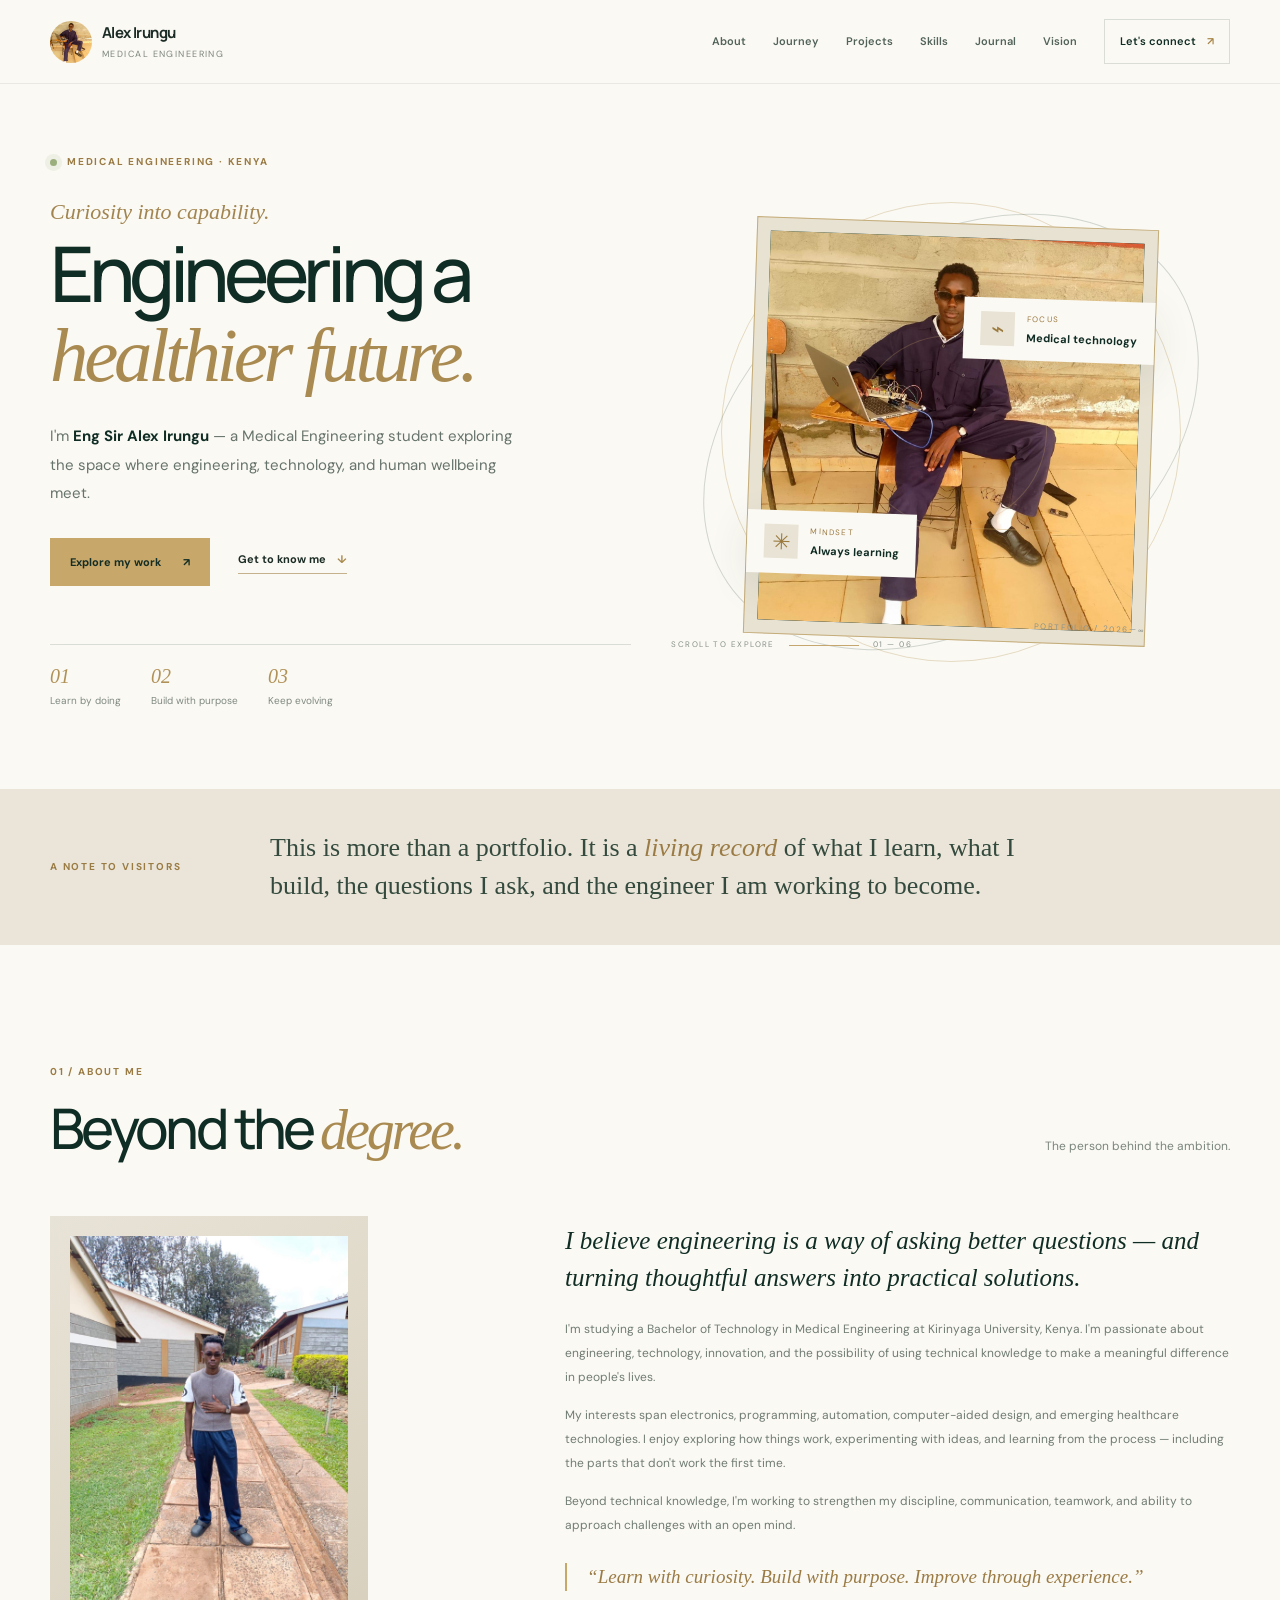
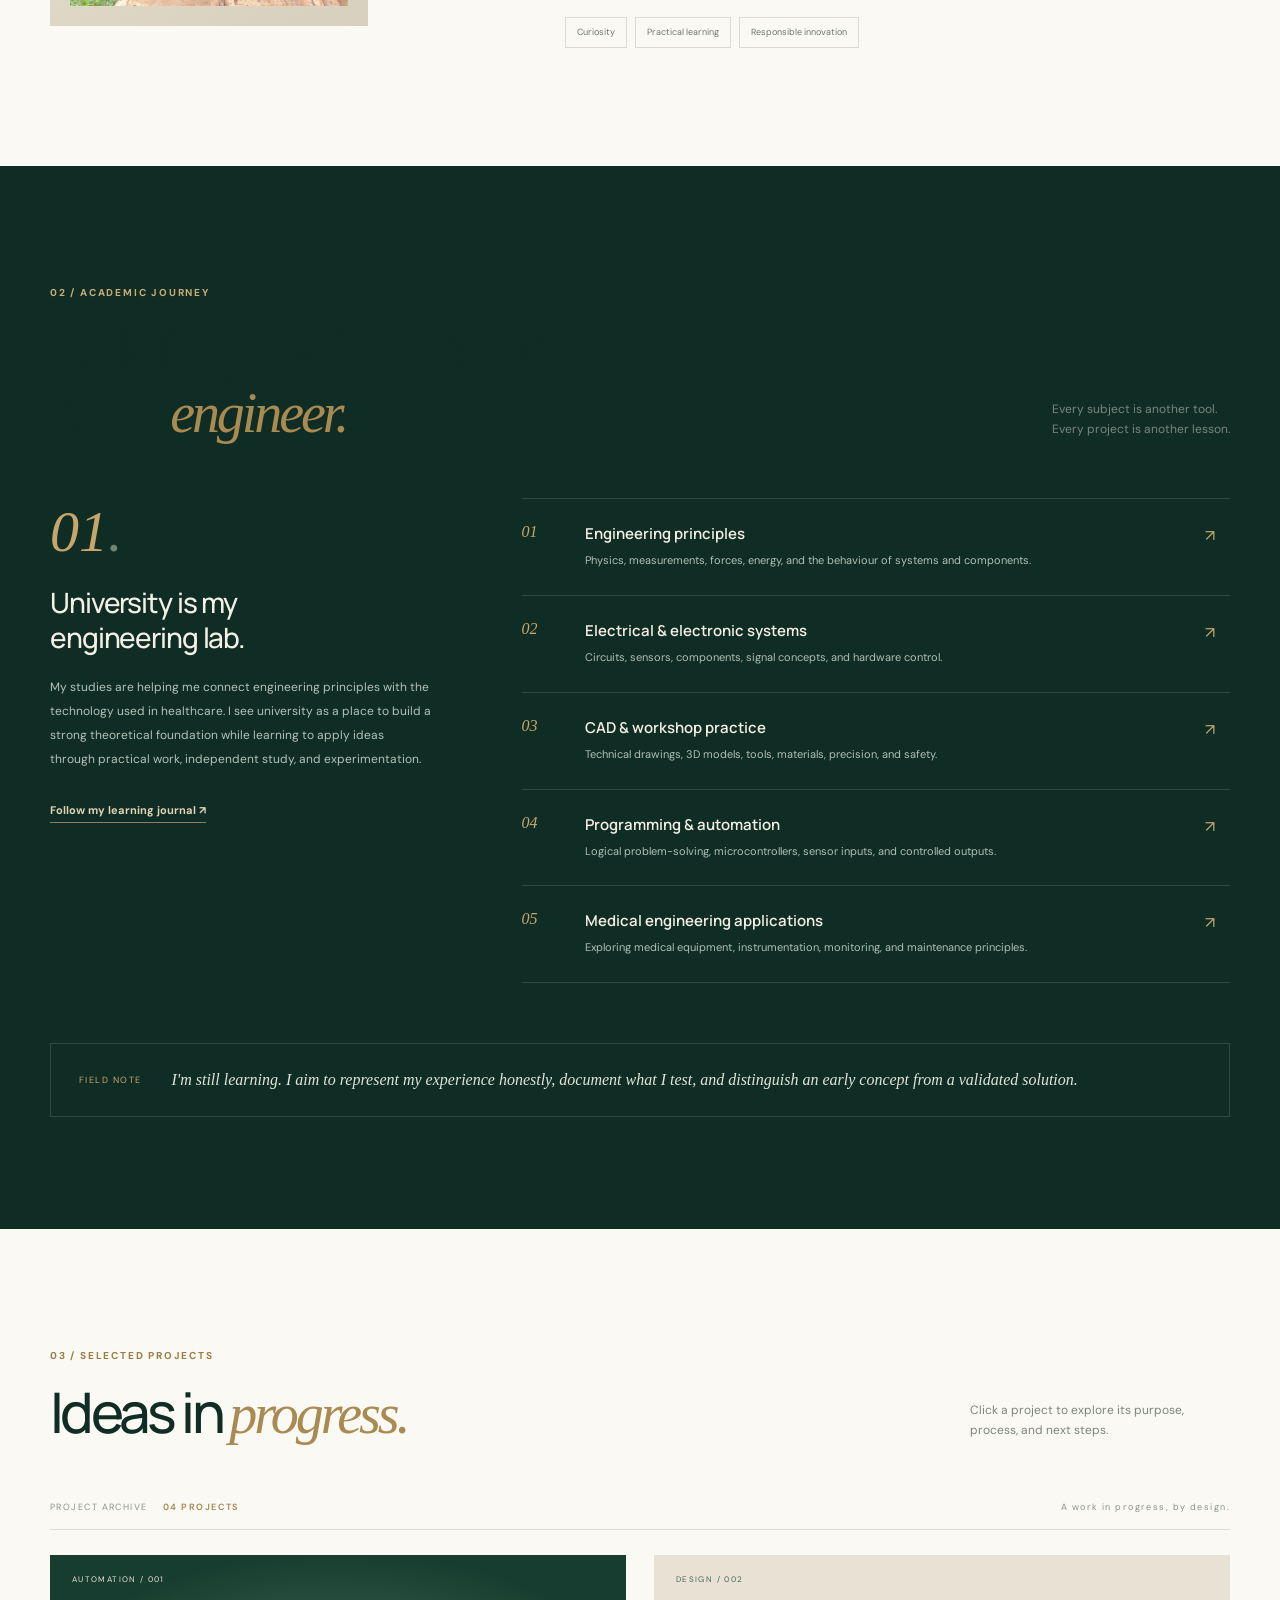
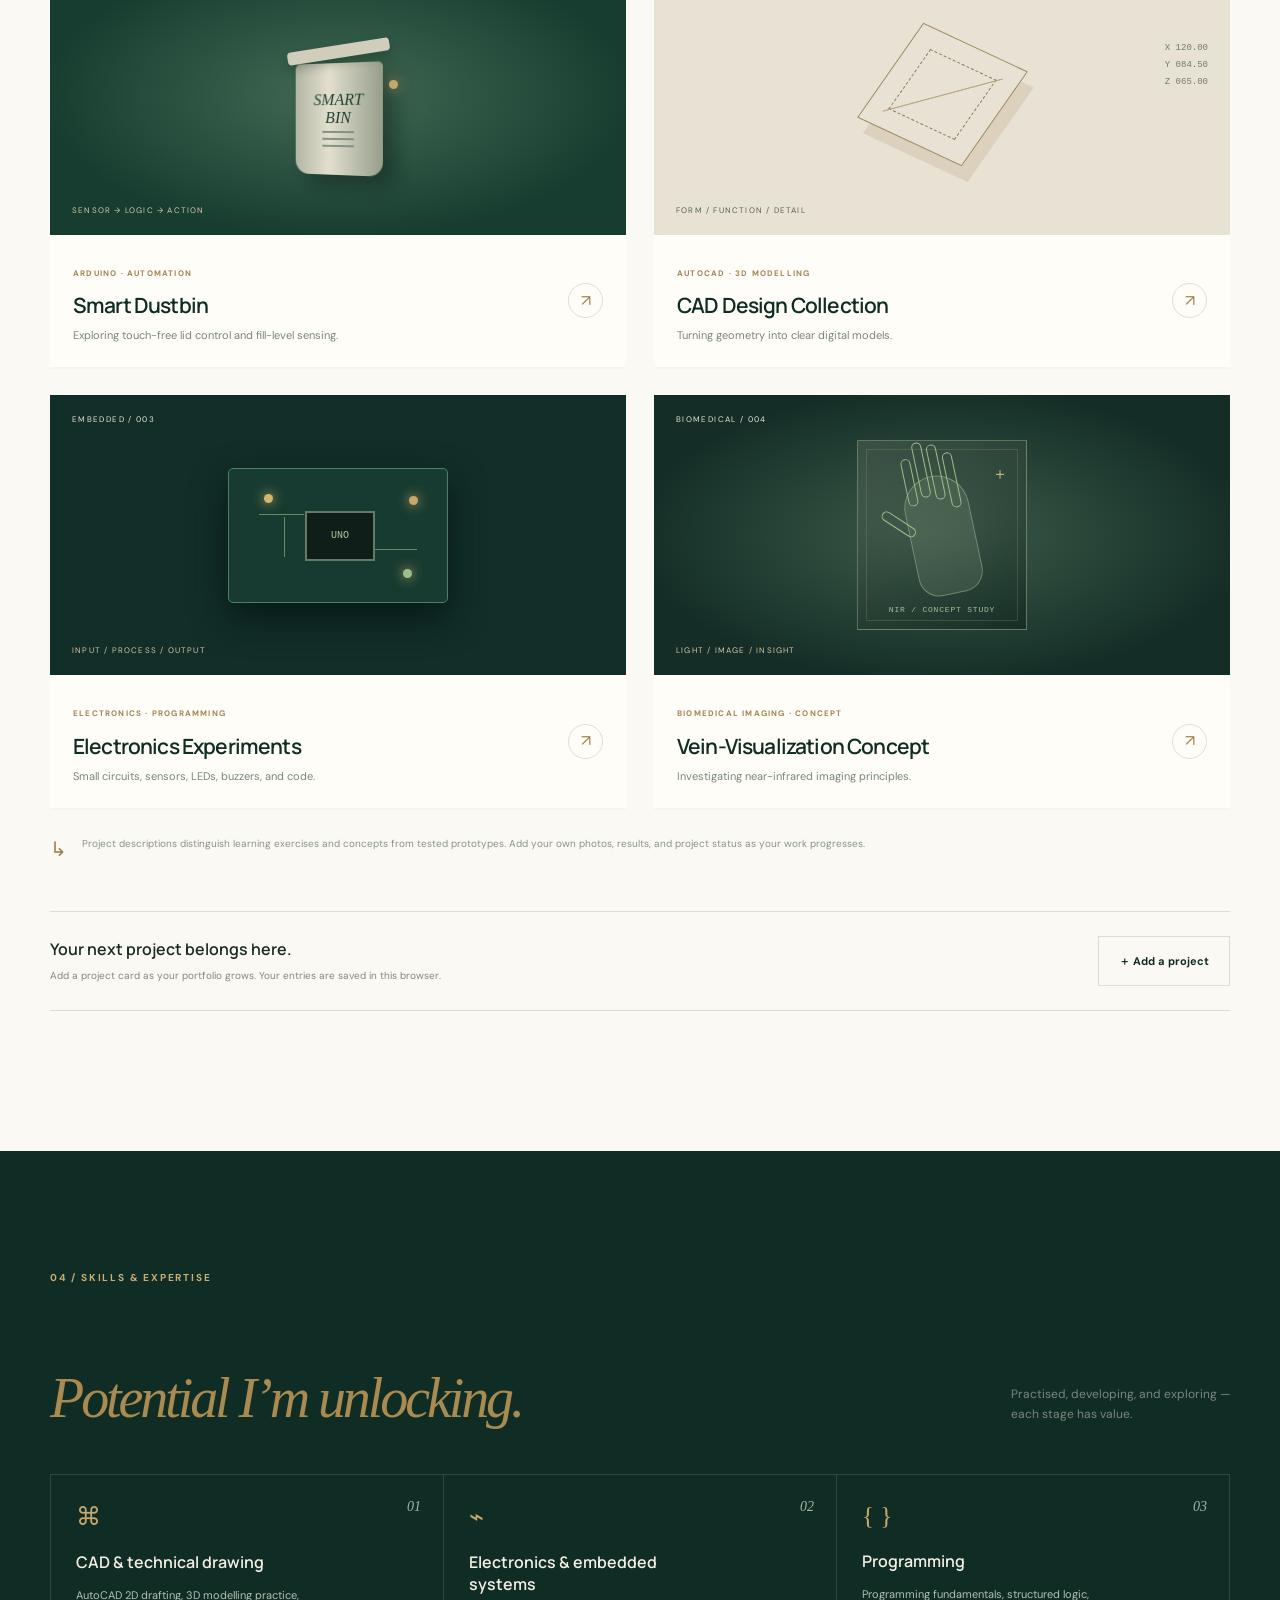
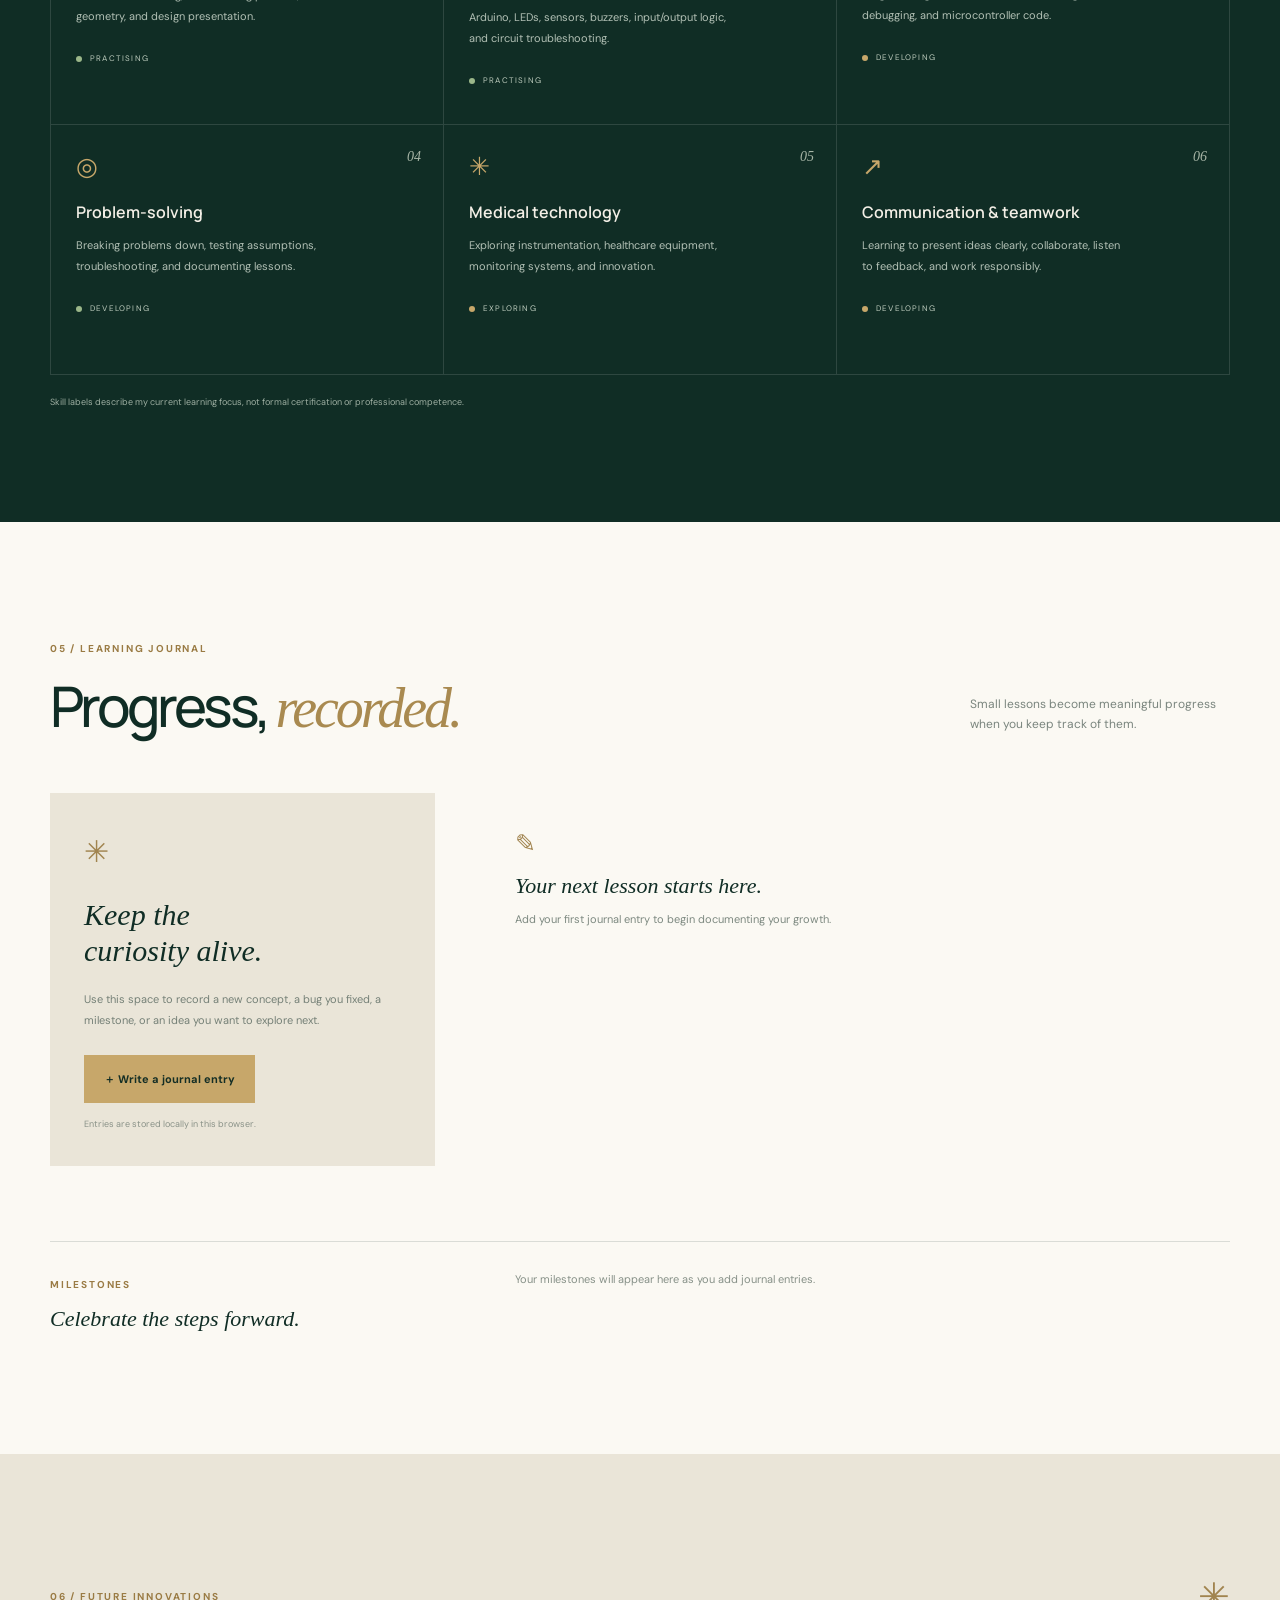
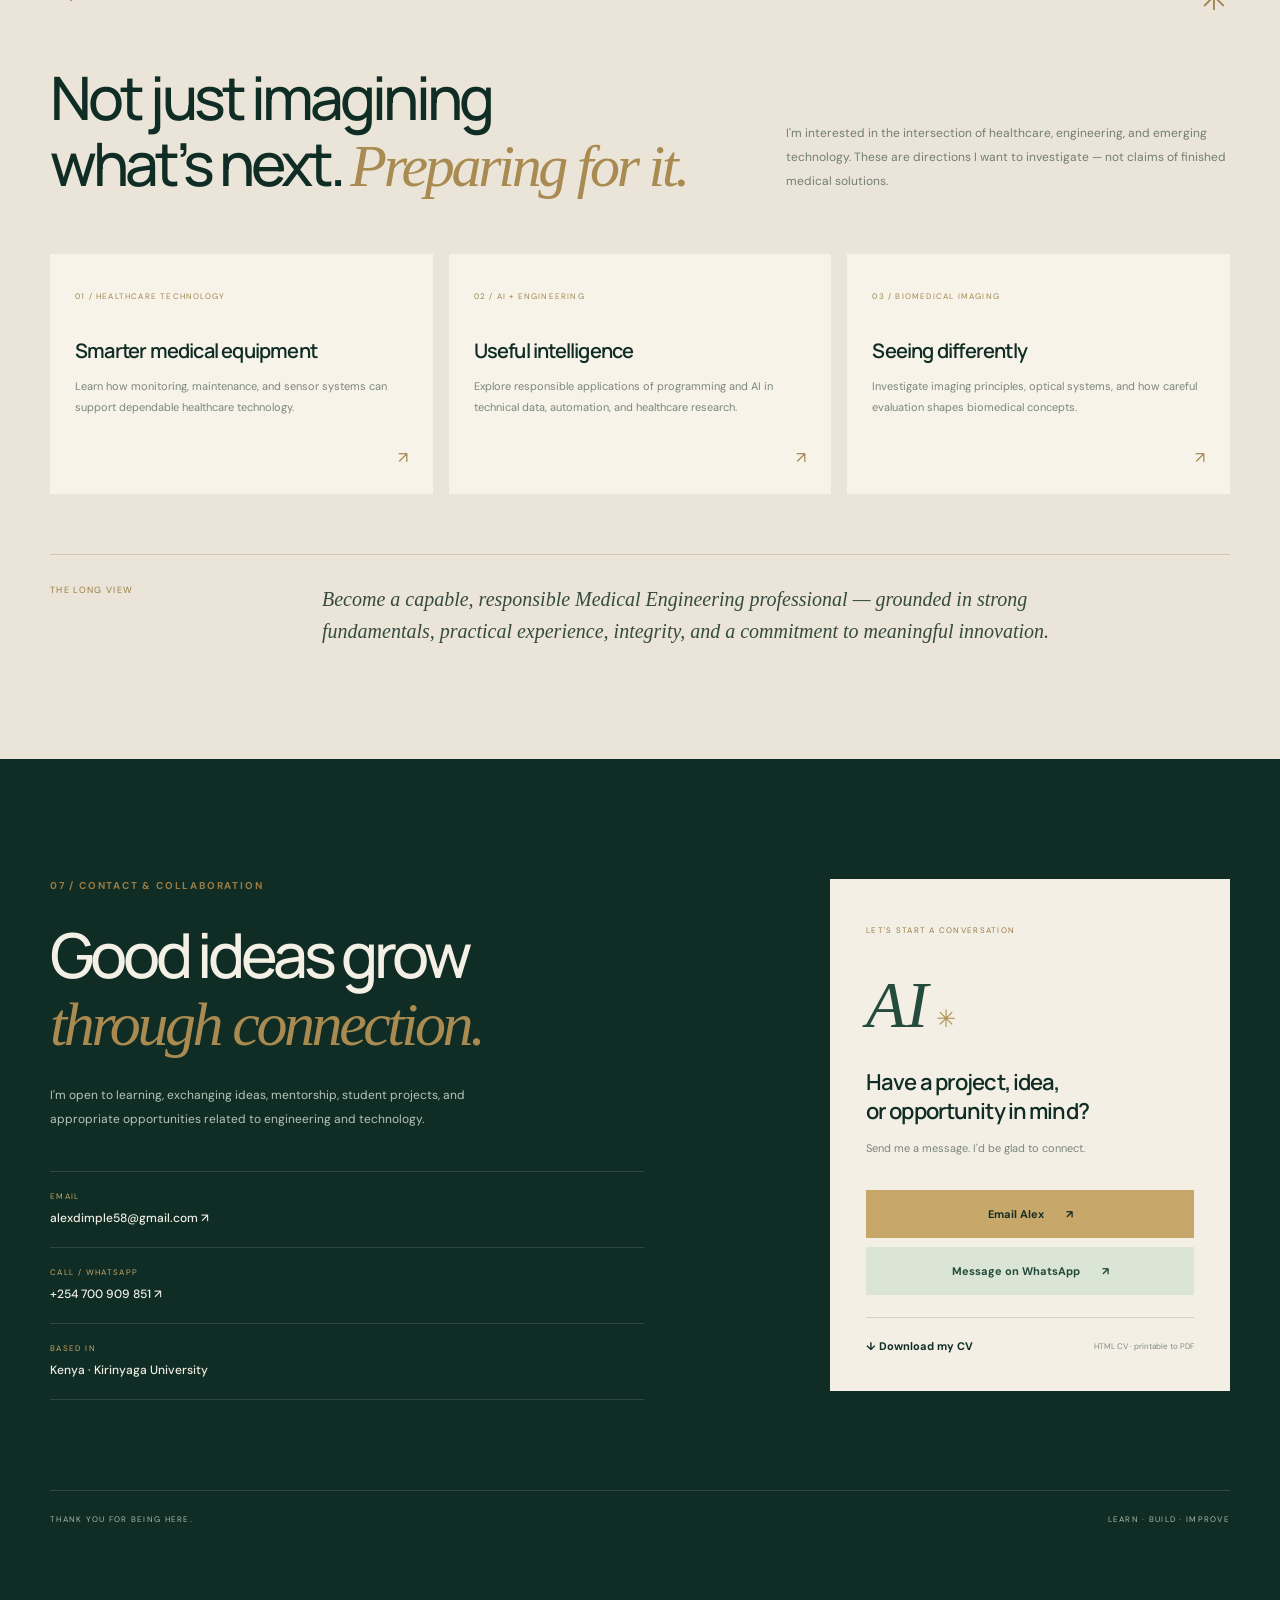
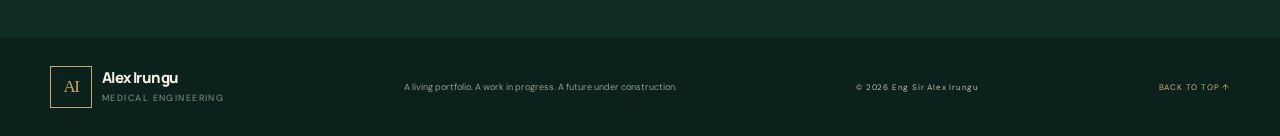
<file: index.html>
<!DOCTYPE html>
<html lang="en">
<head>
  <meta charset="UTF-8">
  <meta name="viewport" content="width=device-width, initial-scale=1.0">
  <meta name="theme-color" content="#102d25">
  <meta name="description" content="The professional portfolio of Eng Sir Alex Irungu, Medical Engineering student at Kirinyaga University, Kenya.">
  <title>Eng Sir Alex Irungu | Medical Engineering Portfolio</title>
  <link rel="preconnect" href="https://fonts.googleapis.com">
  <link rel="preconnect" href="https://fonts.gstatic.com" crossorigin>
  <link href="https://fonts.googleapis.com/css2?family=DM+Sans:wght@400;500;600;700&family=Manrope:wght@400;500;600;700;800&display=swap" rel="stylesheet">
  <link rel="stylesheet" href="style.css">
</head>
<body>
  <div class="scroll-progress" id="scrollProgress"></div>
  <header class="site-header">
  <a class="brand" href="#home" aria-label="Alex Irungu home"><img src="images/CEO.jpeg" alt="Alex Irungu" class="brand-photo"><span class="brand-text"><span class="brand-name">Alex Irungu</span><span class="brand-sub">MEDICAL ENGINEERING</span></span></a>
    <button class="menu-toggle" id="menuToggle" aria-label="Open navigation" aria-expanded="false"><span></span><span></span></button>
    <nav class="nav" id="nav">
      <a href="#about">About</a><a href="#journey">Journey</a><a href="#projects">Projects</a><a href="#skills">Skills</a><a href="#journal">Journal</a><a href="#ambitions">Vision</a>
      <a class="nav-contact" href="#contact">Let's connect <span>↗</span></a>
    </nav>
  </header>

  <main>
    <section class="hero section-wrap" id="home">
      <div class="hero-copy reveal">
        <div class="eyebrow"><span class="pulse"></span> MEDICAL ENGINEERING · KENYA</div>
        <p class="hero-kicker">Curiosity into capability.</p>
        <h1>Engineering a<br><em>healthier future.</em></h1>
        <p class="hero-intro">I'm <strong>Eng Sir Alex Irungu</strong> — a Medical Engineering student exploring the space where engineering, technology, and human wellbeing meet.</p>
        <div class="hero-actions"><a class="button button-gold" href="#projects">Explore my work <span>↗</span></a><a class="text-link" href="#about">Get to know me <span>↓</span></a></div>
        <div class="hero-facts"><div><strong>01</strong><span>Learn by doing</span></div><div><strong>02</strong><span>Build with purpose</span></div><div><strong>03</strong><span>Keep evolving</span></div></div>
      </div>
      <div class="hero-art reveal">
        <div class="orbit orbit-one"></div><div class="orbit orbit-two"></div>
        <div class="portrait-frame"><div class="portrait-placeholder"><img src="images/CEO.jpeg" alt="Portrait of Alex Irungu" style="position:absolute;width:100%;height:100%;inset:0;object-fit:cover;"><span class="portrait-line"></span></div>
        <div class="floating-card card-top"><span class="mini-icon">⌁</span><span><small>FOCUS</small><strong>Medical technology</strong></span></div>
        <div class="floating-card card-bottom"><span class="mini-icon">✳</span><span><small>MINDSET</small><strong>Always learning</strong></span></div>
        <span class="hero-index">PORTFOLIO / 2026—∞</span>
      </div>
      <div class="hero-bottom"><span>SCROLL TO EXPLORE</span><span class="scroll-line"></span><span>01 — 06</span></div>
    </section>

    <section class="intro-band"><div class="section-wrap intro-grid"><span class="section-label">A NOTE TO VISITORS</span><p>This is more than a portfolio. It is a <em>living record</em> of what I learn, what I build, the questions I ask, and the engineer I am working to become.</p></div></section>

    <section class="section-wrap section-pad" id="about">
      <div class="section-heading reveal"><div><span class="section-label">01 / ABOUT ME</span><h2>Beyond the <em>degree.</em></h2></div><p>The person behind the ambition.</p></div>
      <div class="about-grid">
        <div class="about-photo reveal"><img src="images/boss.jpeg" alt="Portrait of Alex Irungu" class="photo-placeholder large" style="object-fit: cover;"></div>
        <div class="about-copy reveal"><p class="lead">I believe engineering is a way of asking better questions — and turning thoughtful answers into practical solutions.</p>
          <p>I'm studying a Bachelor of Technology in Medical Engineering at Kirinyaga University, Kenya. I'm passionate about engineering, technology, innovation, and the possibility of using technical knowledge to make a meaningful difference in people's lives.</p>
          <p>My interests span electronics, programming, automation, computer-aided design, and emerging healthcare technologies. I enjoy exploring how things work, experimenting with ideas, and learning from the process — including the parts that don't work the first time.</p>
          <p>Beyond technical knowledge, I'm working to strengthen my discipline, communication, teamwork, and ability to approach challenges with an open mind.</p>
          <blockquote>“Learn with curiosity. Build with purpose. Improve through experience.”</blockquote>
          <div class="about-tags"><span>Curiosity</span><span>Practical learning</span><span>Responsible innovation</span></div>
        </div>
      </div>
    </section>

    <section class="dark-section" id="journey"><div class="section-wrap section-pad">
      <div class="section-heading light reveal"><div><span class="section-label">02 / ACADEMIC JOURNEY</span><h2>Building the foundation<br>of an <em>engineer.</em></h2></div><p>Every subject is another tool.<br>Every project is another lesson.</p></div>
      <div class="journey-layout"><div class="journey-intro reveal"><span class="big-number">01<span>.</span></span><h3>University is my<br>engineering lab.</h3><p>My studies are helping me connect engineering principles with the technology used in healthcare. I see university as a place to build a strong theoretical foundation while learning to apply ideas through practical work, independent study, and experimentation.</p><a href="#journal" class="text-link light-link">Follow my learning journal ↗</a></div>
        <div class="journey-list">
          <article class="journey-item reveal"><span class="journey-num">01</span><div><h3>Engineering principles</h3><p>Physics, measurements, forces, energy, and the behaviour of systems and components.</p></div><span class="journey-symbol">↗</span></article>
          <article class="journey-item reveal"><span class="journey-num">02</span><div><h3>Electrical & electronic systems</h3><p>Circuits, sensors, components, signal concepts, and hardware control.</p></div><span class="journey-symbol">↗</span></article>
          <article class="journey-item reveal"><span class="journey-num">03</span><div><h3>CAD & workshop practice</h3><p>Technical drawings, 3D models, tools, materials, precision, and safety.</p></div><span class="journey-symbol">↗</span></article>
          <article class="journey-item reveal"><span class="journey-num">04</span><div><h3>Programming & automation</h3><p>Logical problem-solving, microcontrollers, sensor inputs, and controlled outputs.</p></div><span class="journey-symbol">↗</span></article>
          <article class="journey-item reveal"><span class="journey-num">05</span><div><h3>Medical engineering applications</h3><p>Exploring medical equipment, instrumentation, monitoring, and maintenance principles.</p></div><span class="journey-symbol">↗</span></article>
        </div></div>
      <div class="learning-note reveal"><span>FIELD NOTE</span><p>I'm still learning. I aim to represent my experience honestly, document what I test, and distinguish an early concept from a validated solution.</p></div>
    </div></section>

    <section class="section-wrap section-pad" id="projects">
      <div class="section-heading reveal"><div><span class="section-label">03 / SELECTED PROJECTS</span><h2>Ideas in <em>progress.</em></h2></div><p>Click a project to explore its purpose, process, and next steps.</p></div>
      <div class="project-toolbar reveal"><span>PROJECT ARCHIVE <b id="projectCount">04 PROJECTS</b></span><span class="toolbar-note">A work in progress, by design.</span></div>
      <div class="project-grid" id="projectGrid">
        <button class="project-card project-feature reveal" data-project="dustbin"><div class="project-visual visual-dustbin"><span class="visual-label">AUTOMATION / 001</span><div class="bin-illustration"><div class="bin-lid"></div><div class="bin-body"><span>SMART<br>BIN</span><i></i><i></i><i></i></div><div class="bin-sensor"></div></div><span class="visual-caption">SENSOR → LOGIC → ACTION</span></div><div class="project-info"><div><span class="project-type">ARDUINO · AUTOMATION</span><h3>Smart Dustbin</h3><p>Exploring touch-free lid control and fill-level sensing.</p></div><span class="round-arrow">↗</span></div></button>
        <button class="project-card reveal" data-project="cad"><div class="project-visual visual-cad"><span class="visual-label">DESIGN / 002</span><div class="cad-cube"><span></span></div><span class="cad-coordinates">X 120.00<br>Y 084.50<br>Z 065.00</span><span class="visual-caption">FORM / FUNCTION / DETAIL</span></div><div class="project-info"><div><span class="project-type">AUTOCAD · 3D MODELLING</span><h3>CAD Design Collection</h3><p>Turning geometry into clear digital models.</p></div><span class="round-arrow">↗</span></div></button>
        <button class="project-card reveal" data-project="electronics"><div class="project-visual visual-electronics"><span class="visual-label">EMBEDDED / 003</span><div class="circuit-board"><span class="chip">UNO</span><span class="circuit-led led-a"></span><span class="circuit-led led-b"></span><span class="circuit-led led-c"></span><span class="circuit-trace t1"></span><span class="circuit-trace t2"></span><span class="circuit-trace t3"></span></div><span class="visual-caption">INPUT / PROCESS / OUTPUT</span></div><div class="project-info"><div><span class="project-type">ELECTRONICS · PROGRAMMING</span><h3>Electronics Experiments</h3><p>Small circuits, sensors, LEDs, buzzers, and code.</p></div><span class="round-arrow">↗</span></div></button>
        <button class="project-card reveal" data-project="vein"><div class="project-visual visual-vein"><span class="visual-label">BIOMEDICAL / 004</span><div class="scan-frame"><div class="scan-hand"><i></i><i></i><i></i><i></i><i></i></div><span class="scan-cross">＋</span><span class="scan-readout">NIR / CONCEPT STUDY</span></div><span class="visual-caption">LIGHT / IMAGE / INSIGHT</span></div><div class="project-info"><div><span class="project-type">BIOMEDICAL IMAGING · CONCEPT</span><h3>Vein-Visualization Concept</h3><p>Investigating near-infrared imaging principles.</p></div><span class="round-arrow">↗</span></div></button>
      </div>
      <div class="project-disclaimer reveal"><span>↳</span><p>Project descriptions distinguish learning exercises and concepts from tested prototypes. Add your own photos, results, and project status as your work progresses.</p></div>
      <div class="add-project-row reveal"><div><strong>Your next project belongs here.</strong><p>Add a project card as your portfolio grows. Your entries are saved in this browser.</p></div><button class="button button-outline" id="addProjectBtn">＋ Add a project</button></div>
      <div id="customProjects" class="project-grid custom-project-grid"></div>
    </div></section>

    <section class="skills-section" id="skills"><div class="section-wrap section-pad">
      <div class="section-heading light reveal"><div><span class="section-label">04 / SKILLS & EXPERTISE</span><h2>Skills I’m building.<br><em>Potential I’m unlocking.</em></h2></div><p>Practised, developing, and exploring —<br>each stage has value.</p></div>
      <div class="skills-grid">
        <article class="skill-card reveal"><span class="skill-index">01</span><div class="skill-icon">⌘</div><h3>CAD & technical drawing</h3><p>AutoCAD 2D drafting, 3D modelling practice, geometry, and design presentation.</p><div class="skill-status"><span class="status-dot"></span> PRACTISING</div></article>
        <article class="skill-card reveal"><span class="skill-index">02</span><div class="skill-icon">⌁</div><h3>Electronics & embedded systems</h3><p>Arduino, LEDs, sensors, buzzers, input/output logic, and circuit troubleshooting.</p><div class="skill-status"><span class="status-dot"></span> PRACTISING</div></article>
        <article class="skill-card reveal"><span class="skill-index">03</span><div class="skill-icon">{ }</div><h3>Programming</h3><p>Programming fundamentals, structured logic, debugging, and microcontroller code.</p><div class="skill-status"><span class="status-dot gold-dot"></span> DEVELOPING</div></article>
        <article class="skill-card reveal"><span class="skill-index">04</span><div class="skill-icon">◎</div><h3>Problem-solving</h3><p>Breaking problems down, testing assumptions, troubleshooting, and documenting lessons.</p><div class="skill-status"><span class="status-dot"></span> DEVELOPING</div></article>
        <article class="skill-card reveal"><span class="skill-index">05</span><div class="skill-icon">✳</div><h3>Medical technology</h3><p>Exploring instrumentation, healthcare equipment, monitoring systems, and innovation.</p><div class="skill-status"><span class="status-dot gold-dot"></span> EXPLORING</div></article>
        <article class="skill-card reveal"><span class="skill-index">06</span><div class="skill-icon">↗</div><h3>Communication & teamwork</h3><p>Learning to present ideas clearly, collaborate, listen to feedback, and work responsibly.</p><div class="skill-status"><span class="status-dot gold-dot"></span> DEVELOPING</div></article>
      </div>
      <p class="skills-footnote">Skill labels describe my current learning focus, not formal certification or professional competence.</p>
    </div></section>

    <section class="section-wrap section-pad" id="journal"><div class="section-heading reveal"><div><span class="section-label">05 / LEARNING JOURNAL</span><h2>Progress, <em>recorded.</em></h2></div><p>Small lessons become meaningful progress when you keep track of them.</p></div>
      <div class="journal-layout"><div class="journal-aside reveal"><span class="journal-mark">✳</span><h3>Keep the<br>curiosity alive.</h3><p>Use this space to record a new concept, a bug you fixed, a milestone, or an idea you want to explore next.</p><button class="button button-gold" id="addEntryBtn">＋ Write a journal entry</button><small>Entries are stored locally in this browser.</small></div><div><div id="journalEntries" class="journal-entries"></div><div id="journalEmpty" class="journal-empty"><span>✎</span><h3>Your next lesson starts here.</h3><p>Add your first journal entry to begin documenting your growth.</p></div></div></div>
      <div class="milestone-strip reveal"><div><span class="section-label">MILESTONES</span><h3>Celebrate the steps forward.</h3></div><div id="milestoneList" class="milestone-list"><span class="milestone-placeholder">Your milestones will appear here as you add journal entries.</span></div></div>
    </div></section>

    <section class="future-section" id="ambitions"><div class="section-wrap section-pad"><div class="future-top reveal"><span class="section-label">06 / FUTURE INNOVATIONS</span><span class="future-star">✳</span></div><div class="future-heading reveal"><h2>Not just imagining<br>what’s next. <em>Preparing for it.</em></h2><p>I'm interested in the intersection of healthcare, engineering, and emerging technology. These are directions I want to investigate — not claims of finished medical solutions.</p></div>
      <div class="future-cards"><article class="future-card reveal"><span>01 / HEALTHCARE TECHNOLOGY</span><h3>Smarter medical equipment</h3><p>Learn how monitoring, maintenance, and sensor systems can support dependable healthcare technology.</p><span class="future-arrow">↗</span></article><article class="future-card reveal"><span>02 / AI + ENGINEERING</span><h3>Useful intelligence</h3><p>Explore responsible applications of programming and AI in technical data, automation, and healthcare research.</p><span class="future-arrow">↗</span></article><article class="future-card reveal"><span>03 / BIOMEDICAL IMAGING</span><h3>Seeing differently</h3><p>Investigate imaging principles, optical systems, and how careful evaluation shapes biomedical concepts.</p><span class="future-arrow">↗</span></article></div>
      <div class="ambition-bottom reveal"><span>THE LONG VIEW</span><p>Become a capable, responsible Medical Engineering professional — grounded in strong fundamentals, practical experience, integrity, and a commitment to meaningful innovation.</p></div>
    </div></section>

    <section class="contact-section" id="contact"><div class="section-wrap section-pad"><div class="contact-grid"><div class="contact-copy reveal"><span class="section-label">07 / CONTACT & COLLABORATION</span><h2>Good ideas grow<br><em>through connection.</em></h2><p>I'm open to learning, exchanging ideas, mentorship, student projects, and appropriate opportunities related to engineering and technology.</p><div class="contact-details"><a href="mailto:alexdimple58@gmail.com"><span>EMAIL</span><strong>alexdimple58@gmail.com ↗</strong></a><a href="tel:+254700909851"><span>CALL / WHATSAPP</span><strong>+254 700 909 851 ↗</strong></a><div><span>BASED IN</span><strong>Kenya · Kirinyaga University</strong></div></div></div>
      <div class="contact-card reveal"><span class="contact-card-top">LET'S START A CONVERSATION</span><div class="contact-symbol">AI<span>✳</span></div><h3>Have a project, idea,<br>or opportunity in mind?</h3><p>Send me a message. I'd be glad to connect.</p><a class="button button-gold button-wide" href="mailto:alexdimple58@gmail.com?subject=Portfolio%20enquiry">Email Alex <span>↗</span></a><a class="button button-whatsapp button-wide" href="https://wa.me/254700909851" target="_blank" rel="noopener">Message on WhatsApp <span>↗</span></a><a class="cv-link" href="cv.html" download>↓ Download my CV <small>HTML CV · printable to PDF</small></a></div>
    </div><div class="closing-line"><span>THANK YOU FOR BEING HERE.</span><span>LEARN · BUILD · IMPROVE</span></div></div></section>
  </main>
  <footer class="footer"><div class="section-wrap"><a class="brand footer-brand" href="#home"><span class="brand-mark">AI</span><span>Alex Irungu<span class="brand-sub">MEDICAL ENGINEERING</span></span></a><p>A living portfolio. A work in progress. A future under construction.</p><span>© <span id="year"></span> Eng Sir Alex Irungu</span><a href="#home" class="back-top">BACK TO TOP ↑</a></div></footer>

  <dialog id="projectDialog" class="modal"><button class="modal-close" data-close aria-label="Close project details">×</button><div id="projectModalContent"></div></dialog>
  <dialog id="entryDialog" class="modal form-modal"><button class="modal-close" data-close aria-label="Close journal form">×</button><span class="section-label">YOUR LEARNING JOURNAL</span><h2 id="entryFormTitle">Record a moment.</h2><form id="entryForm"><label for="entryTitle">Title</label><input id="entryTitle" maxlength="90" required placeholder="e.g. Getting my sensor to work"><label for="entryType">Entry type</label><select id="entryType"><option>Learning</option><option>Project milestone</option><option>Achievement</option><option>Idea to explore</option></select><label for="entryDate">Date</label><input id="entryDate" type="date" required><label for="entryBody">What did you learn, build, or discover?</label><textarea id="entryBody" rows="5" maxlength="1200" required placeholder="Describe the challenge, what you tried, and what you learned..."></textarea><button class="button button-gold button-wide" type="submit">Save entry ↗</button></form></dialog>
  <dialog id="projectFormDialog" class="modal form-modal"><button class="modal-close" data-close aria-label="Close project form">×</button><span class="section-label">EXPAND YOUR PORTFOLIO</span><h2>Add a project.</h2><form id="projectForm"><label for="newProjectTitle">Project title</label><input id="newProjectTitle" maxlength="80" required placeholder="Name your project"><label for="newProjectType">Category</label><input id="newProjectType" maxlength="70" required placeholder="e.g. Electronics · Arduino"><label for="newProjectStatus">Status</label><select id="newProjectStatus"><option>Idea</option><option>In progress</option><option>Prototype</option><option>Completed</option></select><label for="newProjectDesc">What does it explore?</label><textarea id="newProjectDesc" rows="4" maxlength="700" required placeholder="Purpose, approach, what you've learned, and next steps..."></textarea><button class="button button-gold button-wide" type="submit">Add to portfolio ↗</button></form></dialog>
  <div class="toast" id="toast" role="status" aria-live="polite"></div>
  <script src="script.js"></script>
</body>
</html>
</file>
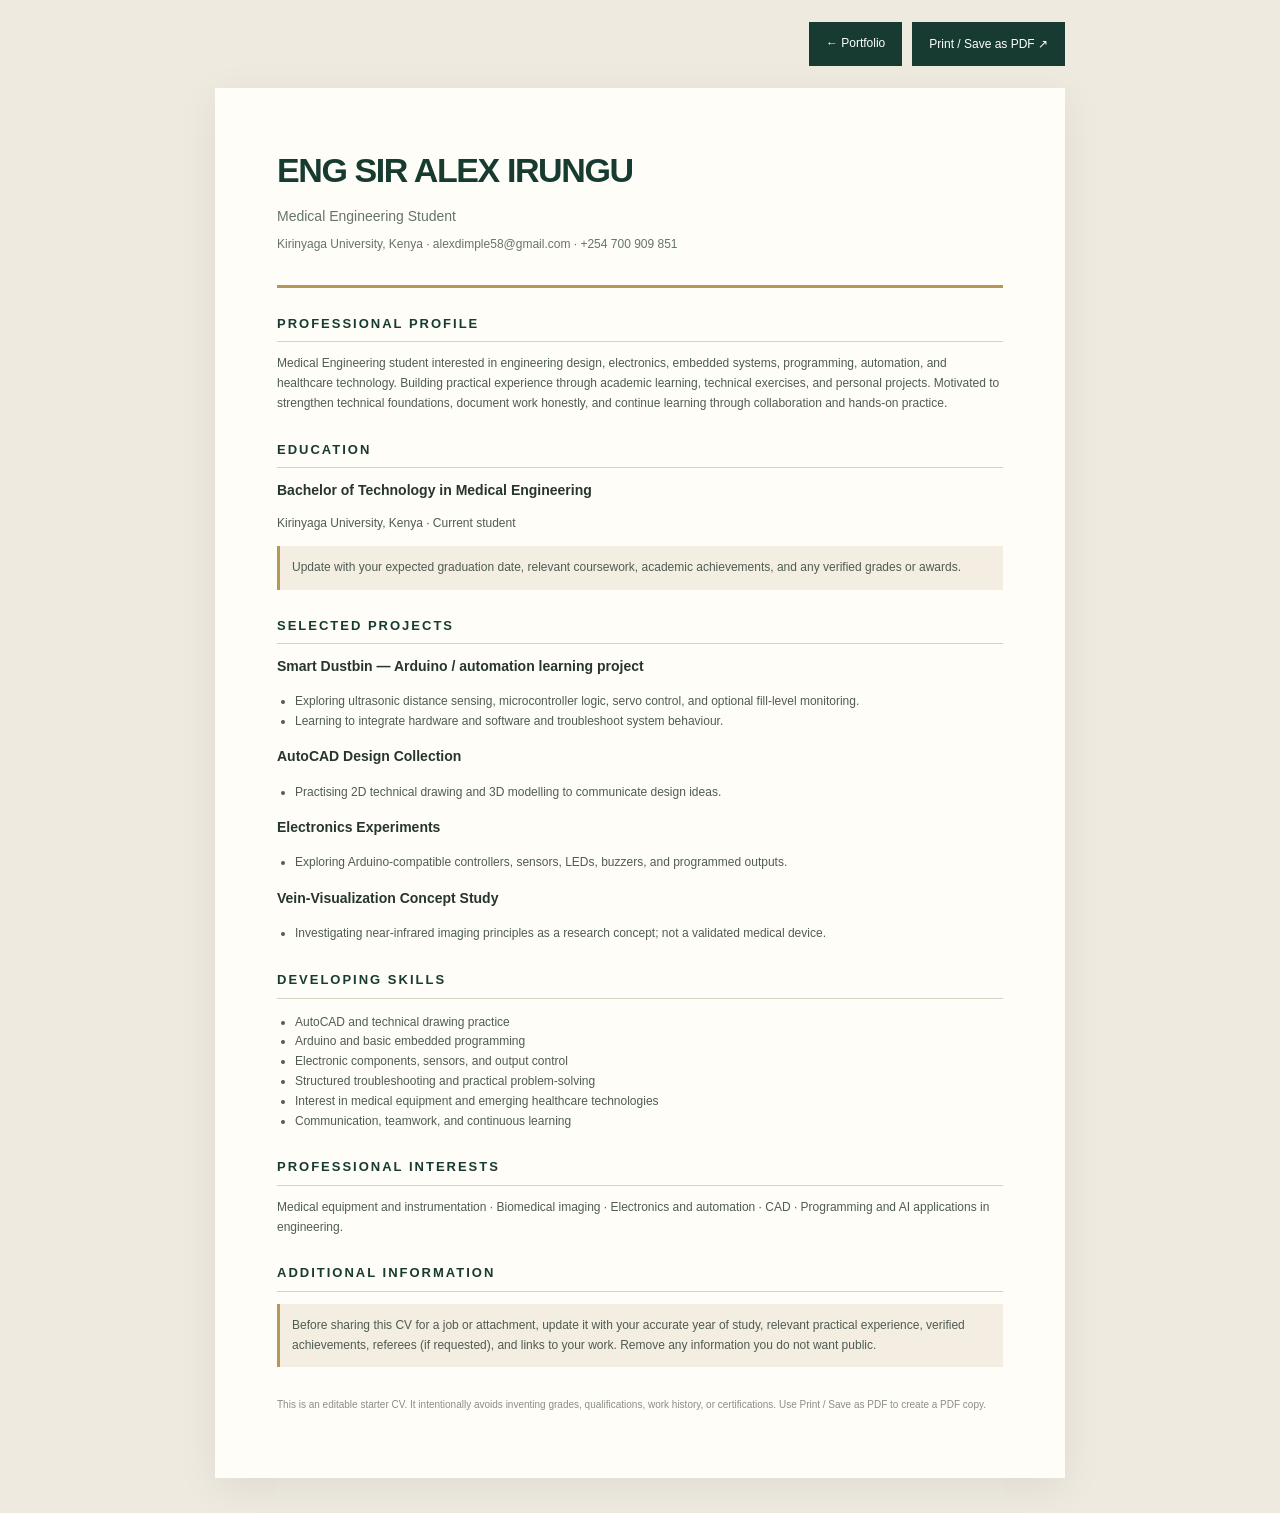
<file: cv.html>
<!doctype html><html lang="en"><head><meta charset="utf-8"><meta name="viewport" content="width=device-width,initial-scale=1"><title>CV | Alex Irungu</title><style>
:root{--green:#173b30;--gold:#b79758;--ink:#26352d;--muted:#65746a}*{box-sizing:border-box}body{margin:0;background:#eeeae0;color:var(--ink);font:14px/1.65 Arial,sans-serif}.actions{max-width:850px;margin:22px auto;display:flex;justify-content:flex-end;gap:10px}.actions a,.actions button{background:var(--green);color:white;border:0;padding:12px 17px;text-decoration:none;cursor:pointer;font-size:12px}.page{max-width:850px;margin:0 auto 35px;background:#fffdf7;padding:54px 62px;box-shadow:0 10px 40px #0001}.top{border-bottom:3px solid var(--gold);padding-bottom:23px}.top h1{font-size:34px;letter-spacing:-1.4px;color:var(--green);margin:0}.top p{margin:7px 0;color:var(--muted)}.contact{font-size:12px}.section{margin-top:25px}.section h2{font-size:13px;text-transform:uppercase;letter-spacing:2px;color:var(--green);border-bottom:1px solid #d9d2c2;padding-bottom:7px}.section p,.section li{font-size:12px;color:#4f5c53}.section ul{padding-left:18px}.placeholder{background:#f3eee1;padding:12px;border-left:3px solid var(--gold);font-size:11px;color:#665c47}.note{font-size:10px;color:#8a8f86;margin-top:30px}@media(max-width:600px){.page{padding:30px 22px;margin:0 10px 20px}.actions{margin:12px}.top h1{font-size:28px}}@media print{body{background:white}.actions{display:none}.page{box-shadow:none;margin:0;max-width:none;padding:20mm 18mm}.placeholder{background:white}}
</style></head><body><div class="actions"><a href="index.html">← Portfolio</a><button onclick="window.print()">Print / Save as PDF ↗</button></div><main class="page"><header class="top"><h1>ENG SIR ALEX IRUNGU</h1><p>Medical Engineering Student</p><p class="contact">Kirinyaga University, Kenya · alexdimple58@gmail.com · +254 700 909 851</p></header>
<section class="section"><h2>Professional profile</h2><p>Medical Engineering student interested in engineering design, electronics, embedded systems, programming, automation, and healthcare technology. Building practical experience through academic learning, technical exercises, and personal projects. Motivated to strengthen technical foundations, document work honestly, and continue learning through collaboration and hands-on practice.</p></section>
<section class="section"><h2>Education</h2><strong>Bachelor of Technology in Medical Engineering</strong><p>Kirinyaga University, Kenya · Current student</p><p class="placeholder">Update with your expected graduation date, relevant coursework, academic achievements, and any verified grades or awards.</p></section>
<section class="section"><h2>Selected projects</h2><strong>Smart Dustbin — Arduino / automation learning project</strong><ul><li>Exploring ultrasonic distance sensing, microcontroller logic, servo control, and optional fill-level monitoring.</li><li>Learning to integrate hardware and software and troubleshoot system behaviour.</li></ul><strong>AutoCAD Design Collection</strong><ul><li>Practising 2D technical drawing and 3D modelling to communicate design ideas.</li></ul><strong>Electronics Experiments</strong><ul><li>Exploring Arduino-compatible controllers, sensors, LEDs, buzzers, and programmed outputs.</li></ul><strong>Vein-Visualization Concept Study</strong><ul><li>Investigating near-infrared imaging principles as a research concept; not a validated medical device.</li></ul></section>
<section class="section"><h2>Developing skills</h2><ul><li>AutoCAD and technical drawing practice</li><li>Arduino and basic embedded programming</li><li>Electronic components, sensors, and output control</li><li>Structured troubleshooting and practical problem-solving</li><li>Interest in medical equipment and emerging healthcare technologies</li><li>Communication, teamwork, and continuous learning</li></ul></section>
<section class="section"><h2>Professional interests</h2><p>Medical equipment and instrumentation · Biomedical imaging · Electronics and automation · CAD · Programming and AI applications in engineering.</p></section>
<section class="section"><h2>Additional information</h2><p class="placeholder">Before sharing this CV for a job or attachment, update it with your accurate year of study, relevant practical experience, verified achievements, referees (if requested), and links to your work. Remove any information you do not want public.</p></section>
<p class="note">This is an editable starter CV. It intentionally avoids inventing grades, qualifications, work history, or certifications. Use Print / Save as PDF to create a PDF copy.</p></main></body></html>
</file>
<file: style.css>
/* Alex Irungu portfolio — premium forest green, cream and restrained gold */
:root{--green:#102d25;--green2:#183e32;--green3:#234d3f;--cream:#f4f0e6;--paper:#fbf9f3;--gold:#c7a76a;--ink:#1b2b25;--muted:#7b857e;--line:rgba(16,45,37,.14);--serif:Georgia,'Times New Roman',serif;--sans:'DM Sans',sans-serif;--display:'Manrope',sans-serif}
*{box-sizing:border-box}html{scroll-behavior:smooth;scroll-padding-top:90px}body{margin:0;background:var(--paper);color:var(--ink);font-family:var(--sans);line-height:1.65;-webkit-font-smoothing:antialiased}button,input,select,textarea{font:inherit}a{color:inherit;text-decoration:none}button{color:inherit}.scroll-progress{position:fixed;top:0;left:0;width:0;height:3px;background:var(--gold);z-index:1000}.section-wrap{width:min(1180px,calc(100% - 64px));margin:auto}.section-pad{padding-top:112px;padding-bottom:112px}.site-header{height:84px;padding:0 max(32px,calc((100% - 1180px)/2));display:flex;align-items:center;justify-content:space-between;background:rgba(251,249,243,.94);backdrop-filter:blur(16px);position:sticky;top:0;z-index:100;border-bottom:1px solid rgba(16,45,37,.08)}.brand{display:flex;align-items:center;gap:12px;font-family:var(--display);font-weight:800;letter-spacing:-.04em;font-size:15px;line-height:1.1}.brand-mark{display:grid;place-items:center;width:42px;height:42px;border:1px solid var(--gold);color:var(--gold);font-family:var(--serif);font-size:17px;font-weight:400;letter-spacing:-.08em}.brand-sub{display:block;font:9px var(--sans);letter-spacing:.16em;color:var(--muted);margin-top:6px}.nav{display:flex;align-items:center;gap:27px;font-size:11px;font-weight:600;color:#52635b}.nav a{transition:color .25s}.nav a:hover,.nav a.active{color:#9c7b3f}.nav-contact{border:1px solid var(--line);padding:12px 15px;color:var(--green)!important}.nav-contact span{color:#a78447;margin-left:8px}.menu-toggle{display:none}
.hero{min-height:650px;display:grid;grid-template-columns:1.02fr .98fr;align-items:center;gap:40px;padding-top:70px;padding-bottom:80px;position:relative}.eyebrow,.section-label{font-size:10px;letter-spacing:.18em;font-weight:700;color:#9a7b44}.eyebrow{display:flex;align-items:center;gap:10px}.pulse{width:7px;height:7px;border-radius:50%;background:#9baf7e;box-shadow:0 0 0 5px #9baf7e20}.hero-kicker{font:italic 22px var(--serif);color:#a1844f;margin:28px 0 8px}.hero h1{font:500 clamp(48px,6vw,78px)/1.04 var(--display);letter-spacing:-.07em;color:var(--green);margin:0}.hero h1 em,.section-heading h2 em,.future-heading h2 em,.contact-copy h2 em{font-family:var(--serif);font-weight:400;color:#a98a50;letter-spacing:-.055em}.hero-intro{font-size:15px;line-height:1.9;color:#66736c;max-width:480px;margin:26px 0 30px}.hero-intro strong{color:var(--green)}.hero-actions{display:flex;align-items:center;gap:28px}.button{border:0;display:inline-flex;align-items:center;justify-content:center;gap:22px;padding:15px 20px;font-size:11px;font-weight:700;cursor:pointer;transition:transform .25s,background .25s,border-color .25s}.button:hover{transform:translateY(-3px)}.button-gold{background:var(--gold);color:#142e25}.button-gold:hover{background:#d7bd88}.button-outline{border:1px solid var(--line);background:transparent;color:var(--green)}.text-link{font-size:11px;font-weight:700;border-bottom:1px solid #c5b18b;padding-bottom:5px}.text-link span{color:#a98a50;margin-left:8px}.hero-facts{display:flex;gap:30px;margin-top:58px;border-top:1px solid var(--line);padding-top:20px}.hero-facts div{display:grid;gap:5px}.hero-facts strong{font:italic 20px var(--serif);color:#b09259}.hero-facts span{font-size:10px;color:#7e8982}.hero-art{height:490px;position:relative;display:grid;place-items:center}.portrait-frame{width:72%;height:85%;position:relative;z-index:2;padding:13px;border:1px solid #c5ad7a;background:#e8e2d3;transform:rotate(2deg)}.portrait-placeholder{height:100%;background:linear-gradient(145deg,#284b3c,#102b23 65%,#0b211b);display:flex;align-items:center;justify-content:center;flex-direction:column;position:relative;overflow:hidden;color:#d3b779}.portrait-placeholder:before,.portrait-placeholder:after{content:"";position:absolute;width:260px;height:260px;border:1px solid #c7a76a40;border-radius:50%}.portrait-placeholder:after{width:190px;height:190px}.portrait-initials{font:italic 90px var(--serif);z-index:1;color:#c7a76a66}.photo-note{font-size:8px;letter-spacing:.2em;z-index:1}.portrait-line{position:absolute;bottom:25%;width:60%;height:1px;background:#c7a76a66}.portrait-caption{position:absolute;bottom:12px;left:14px;right:14px;display:flex;justify-content:space-between;font-size:7px;letter-spacing:.15em;color:#e6d7b5}.caption-dot{font-size:17px}.orbit{position:absolute;border:1px solid #c8b48670;border-radius:50%;width:460px;height:460px}.orbit-two{width:540px;height:380px;transform:rotate(-34deg);border-color:#193d3030}.floating-card{position:absolute;z-index:3;display:flex;align-items:center;gap:12px;background:#fbf9f3;box-shadow:0 12px 40px #17382b17;padding:14px 17px}.card-top{top:72px;right:0}.card-bottom{bottom:60px;left:0}.mini-icon{display:grid;place-items:center;width:34px;height:34px;background:#e8e3d5;color:#9b7a3e;font-size:22px}.floating-card small,.floating-card strong{display:block}.floating-card small{font-size:8px;letter-spacing:.15em;color:#9b7b45}.floating-card strong{font-size:11px;color:var(--green);margin-top:3px}.hero-index{position:absolute;right:0;bottom:8px;font-size:8px;letter-spacing:.2em;color:#8a948d}.hero-bottom{position:absolute;bottom:25px;left:0;right:0;display:flex;align-items:center;gap:14px;font-size:8px;letter-spacing:.18em;color:#87928a}.scroll-line{height:1px;width:70px;background:#c4a66e}.intro-band{background:#eae5d8}.intro-grid{display:grid;grid-template-columns:180px 1fr;gap:40px;align-items:center;padding-top:40px;padding-bottom:40px}.intro-grid p{font:26px/1.45 var(--serif);max-width:790px;margin:0;color:#344a3e}.intro-grid em{color:#9b7b45}
.section-heading{display:flex;justify-content:space-between;align-items:end;gap:35px;margin-bottom:54px}.section-heading h2{font:500 clamp(38px,4.5vw,56px)/1.1 var(--display);letter-spacing:-.065em;margin:14px 0 0;color:var(--green)}.section-heading>p{font-size:12px;color:#7a857e;max-width:260px;margin:0 0 5px}.about-grid{display:grid;grid-template-columns:.78fr 1.22fr;gap:90px;align-items:center}.about-photo{position:relative;padding:0 30px 28px 0}.photo-placeholder.large{height:410px;background:linear-gradient(145deg,#e8e3d7,#d8d0bd);display:flex;align-items:center;justify-content:center;flex-direction:column;color:#8d8d7c;text-align:center;padding:20px;position:relative}.photo-placeholder.large:before{content:"";position:absolute;inset:20px;border:1px dashed #a69d86}.placeholder-icon{font-size:36px;font-weight:200}.photo-placeholder strong{font:italic 20px var(--serif);margin:10px 0}.photo-placeholder small{font-size:9px}.photo-stamp{position:absolute;bottom:0;right:0;background:var(--green);color:#d4b879;padding:19px 24px;font:italic 14px/1.4 var(--serif);letter-spacing:.08em}.lead{font:italic 25px/1.5 var(--serif);color:var(--green);margin:0 0 20px}.about-copy p:not(.lead){font-size:12px;line-height:2;color:#707c74;margin:0 0 14px}.about-copy blockquote{font:italic 19px/1.5 var(--serif);color:#9a7b45;border-left:2px solid var(--gold);padding-left:20px;margin:26px 0}.about-tags{display:flex;flex-wrap:wrap;gap:8px}.about-tags span{border:1px solid var(--line);padding:7px 11px;font-size:9px;color:#6c796f}
.dark-section,.skills-section{background:var(--green);color:var(--cream)}.light .section-heading h2{color:var(--cream)}.light .section-heading>p{color:#b4c1b8}.dark-section .section-label,.skills-section .section-label{color:#c9ae76}.journey-layout{display:grid;grid-template-columns:.7fr 1.3fr;gap:90px}.big-number{font:italic 58px var(--serif);color:#c6a66a}.big-number span{color:#70866d}.journey-intro h3{font:500 28px/1.25 var(--display);letter-spacing:-.04em;margin:20px 0}.journey-intro p{font-size:12px;line-height:2;color:#b4c1b8;margin-bottom:25px}.light-link{color:#e2d4b5;border-color:#8e805f}.journey-item{display:grid;grid-template-columns:45px 1fr 25px;gap:18px;align-items:start;padding:24px 0;border-bottom:1px solid #ffffff20}.journey-item:first-child{border-top:1px solid #ffffff20}.journey-num{font:italic 16px var(--serif);color:#c7a76a}.journey-item h3{font:600 15px var(--display);margin:0 0 7px;color:#f3efe5}.journey-item p{font-size:11px;color:#b1bfb5;margin:0;line-height:1.8}.journey-symbol{color:#c7a76a}.learning-note{display:flex;gap:30px;border:1px solid #ffffff20;padding:23px 28px;margin-top:60px;align-items:center}.learning-note span{font-size:9px;letter-spacing:.16em;color:#c7a76a;white-space:nowrap}.learning-note p{font:italic 16px/1.6 var(--serif);color:#e1e4d9;margin:0}
.project-toolbar{display:flex;justify-content:space-between;border-bottom:1px solid var(--line);padding:0 0 14px;margin-bottom:25px;font-size:9px;letter-spacing:.16em;color:#89938b}.project-toolbar b{font-weight:600;color:#a1844f;margin-left:12px}.project-grid{display:grid;grid-template-columns:1fr 1fr;gap:28px}.project-card{padding:0;border:0;background:#fffdf8;text-align:left;cursor:pointer;display:block;width:100%;min-width:0;box-shadow:0 2px 0 #142e2505;transition:transform .3s,box-shadow .3s}.project-card:hover{transform:translateY(-6px);box-shadow:0 18px 45px #142e2514}.project-visual{height:280px;position:relative;overflow:hidden;display:grid;place-items:center}.visual-label{position:absolute;left:22px;top:18px;font-size:8px;letter-spacing:.17em;color:#e8e5d8}.visual-caption{position:absolute;bottom:18px;left:22px;font-size:8px;letter-spacing:.15em;color:#d3c7a9}.visual-dustbin{background:radial-gradient(ellipse at 50% 50%,#426a54,#173d30 72%)}.bin-illustration{position:relative;width:100px;height:140px;margin-top:20px}.bin-body{height:112px;width:88px;position:absolute;bottom:0;left:6px;background:linear-gradient(90deg,#b3b6a5,#e2dfce 40%,#969e8c);border-radius:5px 5px 14px 14px;display:flex;align-items:center;justify-content:center;flex-direction:column;gap:5px;box-shadow:12px 10px 20px #091b1570;transform:perspective(200px) rotateY(-8deg)}.bin-body span{font:italic 16px var(--serif);text-align:center;line-height:1.1;color:#214334}.bin-body i{width:32px;height:2px;background:#839283}.bin-lid{position:absolute;z-index:2;top:10px;left:-1px;width:103px;height:13px;background:#d0cdbb;border-radius:4px;transform:rotate(-9deg);box-shadow:0 5px 10px #081b1540}.bin-sensor{position:absolute;right:-10px;top:45px;width:9px;height:9px;border-radius:50%;background:var(--gold);box-shadow:0 0 14px var(--gold)}.visual-cad{background:#e8e2d5}.visual-cad .visual-label,.visual-cad .visual-caption{color:#4b6757}.cad-cube{width:115px;height:115px;border:1px solid #9d8a61;transform:rotate(30deg) skew(-5deg,-5deg);position:relative;box-shadow:14px 12px 0 #b7a47c45}.cad-cube:before,.cad-cube:after{content:"";position:absolute;background:#b9aa83}.cad-cube:before{width:1px;height:100%;left:50%;transform:rotate(45deg)}.cad-cube:after{height:1px;width:100%;top:50%;transform:rotate(-45deg)}.cad-cube span{position:absolute;inset:20px;border:1px dashed #8a805e}.cad-coordinates{position:absolute;right:22px;top:85px;font:9px/1.9 monospace;color:#6e7c6d}.visual-electronics{background:#122e29}.circuit-board{width:220px;height:135px;border:1px solid #4c8067;background:#183b31;position:relative;border-radius:5px;box-shadow:0 15px 35px #071a16}.chip{position:absolute;left:76px;top:42px;width:70px;height:50px;background:#101e1a;border:2px solid #617b66;color:#b8c49f;display:grid;place-items:center;font:10px monospace}.circuit-led{position:absolute;width:9px;height:9px;border-radius:50%;background:#d4b56d;box-shadow:0 0 12px #d4b56d}.led-a{top:25px;left:35px}.led-b{bottom:24px;right:35px;background:#9bbf88}.led-c{top:27px;right:29px;background:#c7a76a}.circuit-trace{position:absolute;background:#698a65}.t1{height:1px;width:45px;left:30px;top:45px}.t2{height:1px;width:43px;right:30px;top:80px}.t3{height:40px;width:1px;left:55px;top:48px}.visual-vein{background:radial-gradient(ellipse at center,#3c5b49,#142e27 75%)}.scan-frame{width:170px;height:190px;border:1px solid #a4b18b80;position:relative;display:grid;place-items:center;background:linear-gradient(145deg,#e0d8c120,#0b211b80)}.scan-frame:before{content:"";position:absolute;inset:8px;border:1px solid #c7a76a35}.scan-hand{height:120px;width:65px;background:#a9b89b26;border:1px solid #a9b89b80;border-radius:34px 34px 22px 22px;position:relative;transform:rotate(-12deg)}.scan-hand i{position:absolute;width:10px;height:56px;border:1px solid #9fbc8b;border-radius:9px;top:-30px}.scan-hand i:nth-child(1){left:5px;height:48px;top:-23px}.scan-hand i:nth-child(2){left:19px;top:-37px}.scan-hand i:nth-child(3){left:33px;top:-32px}.scan-hand i:nth-child(4){left:47px;top:-21px}.scan-hand i:nth-child(5){height:39px;top:20px;left:-14px;transform:rotate(-45deg)}.scan-cross{position:absolute;top:20px;right:18px;color:#d3bc81}.scan-readout{position:absolute;bottom:15px;font:8px monospace;letter-spacing:.1em;color:#a9bc9b}.project-info{padding:23px;display:flex;justify-content:space-between;gap:15px;align-items:center}.project-type{font-size:8px;letter-spacing:.15em;color:#a1844f;font-weight:700}.project-info h3{font:600 21px var(--display);letter-spacing:-.04em;color:var(--green);margin:7px 0}.project-info p{font-size:11px;color:#78847c;margin:0}.round-arrow{width:35px;height:35px;border:1px solid var(--line);border-radius:50%;display:grid;place-items:center;flex-shrink:0;color:#a1844f;transition:background .2s}.project-card:hover .round-arrow{background:var(--green);color:var(--gold)}.project-disclaimer{display:flex;gap:15px;align-items:start;margin:25px 0 45px;color:#89928a;font-size:10px}.project-disclaimer span{font-size:20px;color:#a1844f}.project-disclaimer p{margin:3px 0}.add-project-row{display:flex;justify-content:space-between;align-items:center;border-top:1px solid var(--line);border-bottom:1px solid var(--line);padding:24px 0;gap:20px}.add-project-row strong{font:600 16px var(--display)}.add-project-row p{font-size:10px;color:#7e8982;margin:5px 0 0}.custom-project-grid{margin-top:28px}
.skills-section .section-heading{margin-bottom:45px}.skills-grid{display:grid;grid-template-columns:repeat(3,1fr);border-top:1px solid #ffffff20;border-left:1px solid #ffffff20}.skill-card{min-height:250px;padding:27px 25px;border-right:1px solid #ffffff20;border-bottom:1px solid #ffffff20;position:relative;transition:background .3s}.skill-card:hover{background:#ffffff08}.skill-index{position:absolute;right:22px;top:24px;font:italic 14px var(--serif);color:#a7b5a6}.skill-icon{font:25px var(--serif);color:#c7a76a;margin-bottom:20px}.skill-card h3{font:600 16px var(--display);margin:0 0 12px;color:#f3efe6;max-width:230px}.skill-card p{font-size:11px;line-height:1.9;color:#b2c0b5;max-width:270px;margin:0 0 25px}.skill-status{font-size:8px;letter-spacing:.15em;color:#bdcbbd;display:flex;gap:8px;align-items:center}.status-dot{height:6px;width:6px;background:#9bb78a;border-radius:50%}.gold-dot{background:var(--gold)}.skills-footnote{font-size:9px;color:#9eafa2;margin:20px 0 0}
.journal-layout{display:grid;grid-template-columns:.7fr 1.3fr;gap:80px}.journal-aside{background:#eae5d8;padding:34px;align-self:start}.journal-mark{font-size:30px;color:#a1844f}.journal-aside h3{font:italic 30px/1.2 var(--serif);color:var(--green);margin:20px 0}.journal-aside p{font-size:11px;color:#758077;line-height:1.9;margin-bottom:24px}.journal-aside small{display:block;font-size:9px;color:#8a9288;margin-top:14px}.journal-entries{display:grid;gap:0}.journal-entry{padding:20px 0;border-bottom:1px solid var(--line);display:grid;grid-template-columns:85px 1fr;gap:20px}.journal-entry:first-child{padding-top:0}.entry-date{font:italic 14px var(--serif);color:#a1844f}.entry-kind{font-size:8px;letter-spacing:.13em;color:#a1844f;font-weight:700}.journal-entry h3{font:600 17px var(--display);margin:5px 0 8px}.journal-entry p{font-size:11px;line-height:1.9;color:#78847c;white-space:pre-wrap;margin:0}.entry-delete{margin-top:10px;border:0;background:none;color:#9a7770;font-size:9px;cursor:pointer;padding:0}.journal-empty{padding:30px 0;color:#7d8980}.journal-empty>span{font-size:25px;color:#a1844f}.journal-empty h3{font:italic 22px var(--serif);color:var(--green);margin:8px 0}.journal-empty p{font-size:11px}.milestone-strip{margin-top:75px;padding-top:28px;border-top:1px solid var(--line);display:grid;grid-template-columns:.7fr 1.3fr;gap:80px}.milestone-strip h3{font:italic 22px var(--serif);margin:10px 0;color:var(--green)}.milestone-list{display:flex;gap:10px;flex-wrap:wrap;align-content:start}.milestone-placeholder{font-size:11px;color:#879188}.milestone-pill{font-size:10px;padding:8px 12px;background:#eae5d8;color:#4c6555}.future-section{background:#eae5d8}.future-top{display:flex;justify-content:space-between;align-items:center}.future-star{font-size:38px;color:#a1844f}.future-heading{display:grid;grid-template-columns:1.2fr .8fr;gap:70px;align-items:end;margin:35px 0 55px}.future-heading h2{font:500 clamp(38px,4.7vw,60px)/1.1 var(--display);letter-spacing:-.065em;color:var(--green);margin:0}.future-heading p{font-size:12px;line-height:2;color:#727e75;margin:0 0 6px}.future-cards{display:grid;grid-template-columns:repeat(3,1fr);gap:16px}.future-card{background:#f7f3e9;padding:27px 25px;min-height:240px;position:relative;transition:transform .25s}.future-card:hover{transform:translateY(-5px)}.future-card>span:first-child{font-size:8px;letter-spacing:.15em;color:#a1844f}.future-card h3{font:600 20px var(--display);color:var(--green);margin:30px 0 12px;letter-spacing:-.04em}.future-card p{font-size:11px;color:#7b867d;line-height:1.9}.future-arrow{position:absolute;right:25px;bottom:22px;color:#a1844f}.ambition-bottom{display:grid;grid-template-columns:.4fr 1.6fr;gap:45px;border-top:1px solid #d1c8b5;margin-top:60px;padding-top:28px}.ambition-bottom span{font-size:9px;letter-spacing:.15em;color:#9a7b45}.ambition-bottom p{font:italic 20px/1.6 var(--serif);color:#354b3f;margin:0;max-width:800px}
.contact-section{background:var(--green);color:var(--cream)}.contact-grid{display:grid;grid-template-columns:1.1fr .9fr;gap:100px;align-items:center}.contact-copy h2{font:500 clamp(42px,5vw,62px)/1.08 var(--display);letter-spacing:-.065em;margin:25px 0}.contact-copy>p{font-size:12px;color:#b7c4b9;line-height:2;max-width:430px}.contact-details{margin-top:40px;display:grid;gap:0}.contact-details>a,.contact-details>div{padding:18px 0;border-bottom:1px solid #ffffff20;display:flex;flex-direction:column;gap:6px}.contact-details> :first-child{border-top:1px solid #ffffff20}.contact-details span{font-size:8px;letter-spacing:.17em;color:#c7a76a}.contact-details strong{font-size:12px;font-weight:500;color:#f1eee5}.contact-card{background:#f3efe5;color:var(--green);padding:36px;max-width:400px;width:100%;justify-self:end}.contact-card-top{font-size:8px;letter-spacing:.16em;color:#9a7b45}.contact-symbol{font:italic 66px var(--serif);color:#244c3c;margin:25px 0}.contact-symbol span{font:24px var(--serif);color:#b39457;margin-left:8px}.contact-card h3{font:600 22px/1.35 var(--display);letter-spacing:-.04em;margin:0}.contact-card p{font-size:11px;color:#7a857d;margin:12px 0 24px}.button-wide{width:100%;margin-top:9px}.button-whatsapp{background:#dbe5d5;color:#244a39}.cv-link{display:flex;justify-content:space-between;align-items:center;border-top:1px solid var(--line);margin-top:22px;padding-top:19px;font-size:11px;font-weight:700}.cv-link small{font-size:8px;color:#818b81;font-weight:400}.closing-line{display:flex;justify-content:space-between;border-top:1px solid #ffffff20;padding-top:22px;margin-top:90px;font-size:8px;letter-spacing:.16em;color:#a9b9aa}.footer{background:#0b211b;color:#b6c2b7;padding:28px 0}.footer .section-wrap{display:flex;align-items:center;justify-content:space-between;gap:20px}.footer-brand{color:#f2eee4}.footer-brand .brand-sub{color:#84968a}.footer p{font-size:9px;color:#8fa095}.footer>div>span,.back-top{font-size:8px;letter-spacing:.1em}.back-top{color:#d0b579}
.modal{border:0;padding:0;width:min(650px,calc(100% - 28px));max-height:88vh;overflow:auto;background:var(--paper);color:var(--green);box-shadow:0 25px 100px #071a1680}.modal::backdrop{background:#061b15c9;backdrop-filter:blur(5px)}.modal-close{position:sticky;float:right;top:12px;margin:12px 12px 0 0;border:1px solid var(--line);border-radius:50%;background:var(--paper);font-size:22px;width:38px;height:38px;cursor:pointer;z-index:2}.modal-content{padding:48px}.modal-content .modal-category{font-size:9px;letter-spacing:.17em;color:#a1844f}.modal-content h2,.form-modal h2{font:500 38px/1.15 var(--display);letter-spacing:-.06em;margin:12px 0 20px}.modal-content p{font-size:12px;line-height:2;color:#69776e}.modal-content h3{font:600 15px var(--display);margin:24px 0 8px}.modal-content ul{font-size:11px;line-height:2;color:#69776e;padding-left:20px}.modal-status{display:inline-block;background:#eae5d8;color:#6a755f;padding:7px 10px;font-size:9px;letter-spacing:.1em;margin-top:15px}.form-modal{padding:40px;max-width:560px}.form-modal h2{margin-top:12px}.form-modal form{display:grid;gap:9px}.form-modal label{font-size:10px;font-weight:700;color:#52665a;margin-top:8px}.form-modal input,.form-modal select,.form-modal textarea{width:100%;border:1px solid #d9d7ca;background:#fffdf8;padding:12px;font-size:12px;color:var(--green);outline:none;border-radius:0}.form-modal input:focus,.form-modal select:focus,.form-modal textarea:focus{border-color:#b99b61}.form-modal textarea{resize:vertical}.form-modal .button{margin-top:14px}.toast{position:fixed;bottom:25px;left:50%;transform:translate(-50%,20px);opacity:0;pointer-events:none;background:#f4f0e6;color:#17382b;border:1px solid #c7a76a;padding:12px 20px;font-size:11px;box-shadow:0 8px 30px #0002;z-index:120;transition:.25s}.toast.show{opacity:1;transform:translate(-50%,0)}.reveal{opacity:0;transform:translateY(18px);transition:opacity .7s ease,transform .7s ease}.reveal.visible{opacity:1;transform:translateY(0)}.reveal:nth-child(2){transition-delay:.07s}.reveal:nth-child(3){transition-delay:.13s}
@media(max-width:950px){.nav{gap:15px}.nav a{font-size:10px}.hero{gap:20px}.hero-art{height:420px}.orbit{width:390px;height:390px}.orbit-two{width:450px;height:320px}.about-grid{gap:45px}.journey-layout{gap:45px}.contact-grid{gap:50px}.journal-layout,.milestone-strip{gap:40px}}
@media(max-width:760px){.section-wrap{width:calc(100% - 38px)}.section-pad{padding-top:76px;padding-bottom:76px}.site-header{height:72px;padding:0 19px}.brand{font-size:14px}.brand-mark{width:38px;height:38px}.menu-toggle{display:flex;width:42px;height:42px;background:transparent;border:1px solid var(--line);flex-direction:column;align-items:center;justify-content:center;gap:6px}.menu-toggle span{height:1px;width:17px;background:var(--green);transition:transform .2s}.menu-toggle[aria-expanded=true] span:first-child{transform:translateY(3.5px) rotate(45deg)}.menu-toggle[aria-expanded=true] span:last-child{transform:translateY(-3.5px) rotate(-45deg)}.nav{position:absolute;left:0;right:0;top:72px;background:var(--paper);padding:12px 20px 22px;display:none;flex-direction:column;align-items:stretch;gap:0;border-bottom:1px solid var(--line);box-shadow:0 15px 20px #102d2510}.nav.open{display:flex}.nav a{padding:13px 0;font-size:12px;border-bottom:1px solid var(--line)}.nav .nav-contact{margin-top:12px;text-align:center;padding:13px}.hero{grid-template-columns:1fr;padding-top:60px;padding-bottom:80px;gap:10px}.hero h1{font-size:clamp(47px,12vw,69px)}.hero-intro{font-size:13px}.hero-art{height:390px;margin-top:12px}.portrait-frame{width:67%;height:83%}.orbit{width:330px;height:330px}.orbit-two{width:370px;height:280px}.card-top{right:0;top:45px}.card-bottom{left:0;bottom:40px}.floating-card{padding:10px}.hero-facts{gap:18px;margin-top:40px}.hero-facts span{font-size:9px}.hero-bottom{bottom:20px}.intro-grid{grid-template-columns:1fr;gap:15px;padding-top:30px;padding-bottom:30px}.intro-grid p{font-size:22px}.section-heading{display:block;margin-bottom:35px}.section-heading>p{margin-top:18px}.about-grid,.journey-layout,.contact-grid,.journal-layout,.milestone-strip,.future-heading,.ambition-bottom{grid-template-columns:1fr;gap:32px}.about-photo{max-width:430px;width:100%;margin:auto}.photo-placeholder.large{height:350px}.about-copy .lead{font-size:22px}.journey-intro h3 br{display:none}.journey-layout{gap:38px}.learning-note{gap:15px;padding:18px;align-items:start}.learning-note p{font-size:14px}.project-grid{grid-template-columns:1fr;gap:20px}.project-visual{height:250px}.project-info{padding:20px}.project-toolbar{font-size:8px}.toolbar-note{display:none}.add-project-row{align-items:flex-start;flex-direction:column}.add-project-row .button{width:100%}.skills-grid{grid-template-columns:1fr 1fr}.skill-card{padding:20px 16px;min-height:265px}.skill-card h3{font-size:14px}.skill-card p{font-size:10px}.journal-aside{padding:26px}.journal-entry{grid-template-columns:65px 1fr;gap:13px}.future-heading{gap:20px;margin:25px 0 35px}.future-cards{grid-template-columns:1fr}.future-card{min-height:200px}.future-card h3{margin-top:20px}.ambition-bottom{gap:15px}.ambition-bottom p{font-size:18px}.contact-grid{gap:45px}.contact-card{justify-self:stretch;max-width:none;padding:28px}.contact-copy h2{font-size:47px}.closing-line{margin-top:55px;gap:15px}.closing-line span{font-size:7px}.footer .section-wrap{flex-wrap:wrap}.footer p{order:3;width:100%;margin:0}.footer>div>span{font-size:7px}.back-top{margin-left:auto}.modal-content{padding:35px 24px}.form-modal{padding:30px 22px}.modal-content h2,.form-modal h2{font-size:30px}}
@media(max-width:380px){.skills-grid{grid-template-columns:1fr}.skill-card{min-height:auto}.hero-actions{gap:17px}.button{padding:13px 15px}.hero-facts{gap:12px}.hero-facts span{font-size:8px}.portrait-frame{width:72%}.floating-card strong{font-size:10px}}
@media(prefers-reduced-motion:reduce){*,*::before,*::after{scroll-behavior:auto!important;animation:none!important;transition:none!important}.reveal{opacity:1;transform:none}}


/* Profile photo in the navigation bar */
.brand-photo {
    width: 42px;
    height: 42px;
    min-width: 42px;
    border-radius: 50%;
    object-fit: cover;
    object-position: center;
    display: block;
    flex-shrink: 0;
}

.brand {
    display: inline-flex;
    align-items: center;
    gap: 10px;
    text-decoration: none;
}

.brand-text {
    display: flex;
    flex-direction: column;
    line-height: 1.2;
}

.brand-name {
    font-weight: 700;
}
</file>
